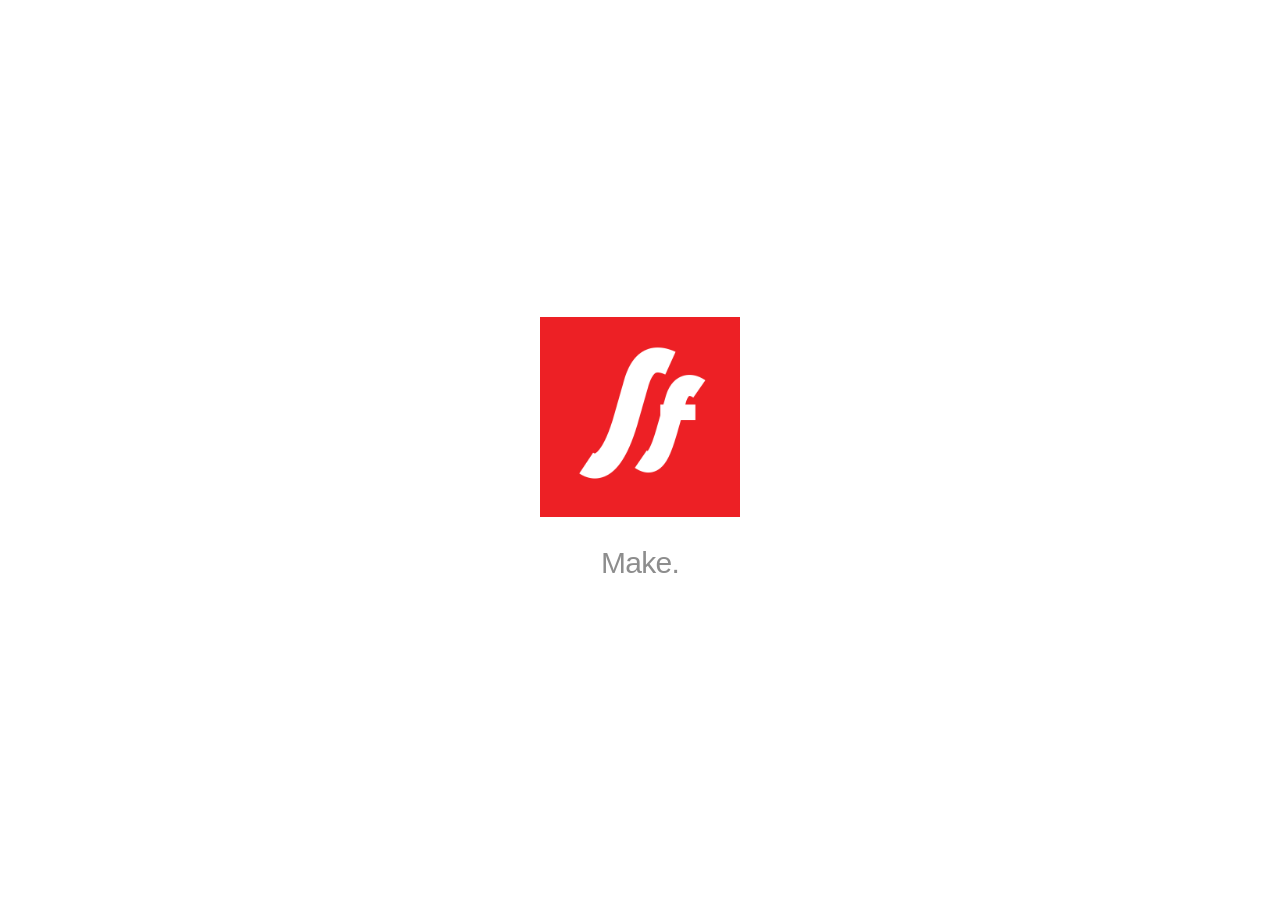
<file: index.html>
<!doctype html>
<html lang="en">
  <head>
    <meta charset="utf-8">
    <meta name="viewport" content="width=device-width, initial-scale=1">
    <meta name="color-scheme" content="light">
    <meta name="description" content="Stealth Factory. Make.">
    <title>Stealth Factory — Make.</title>
    <link rel="icon" type="image/png" href="assets/sf.png">
    <link rel="stylesheet" href="styles.css">
  </head>
  <body>
    <main class="identity" aria-label="Stealth Factory">
      <img class="logo" src="assets/sf.png" width="1024" height="1024" alt="Stealth Factory">
      <h1>Make.</h1>
    </main>
  </body>
</html>
</file>
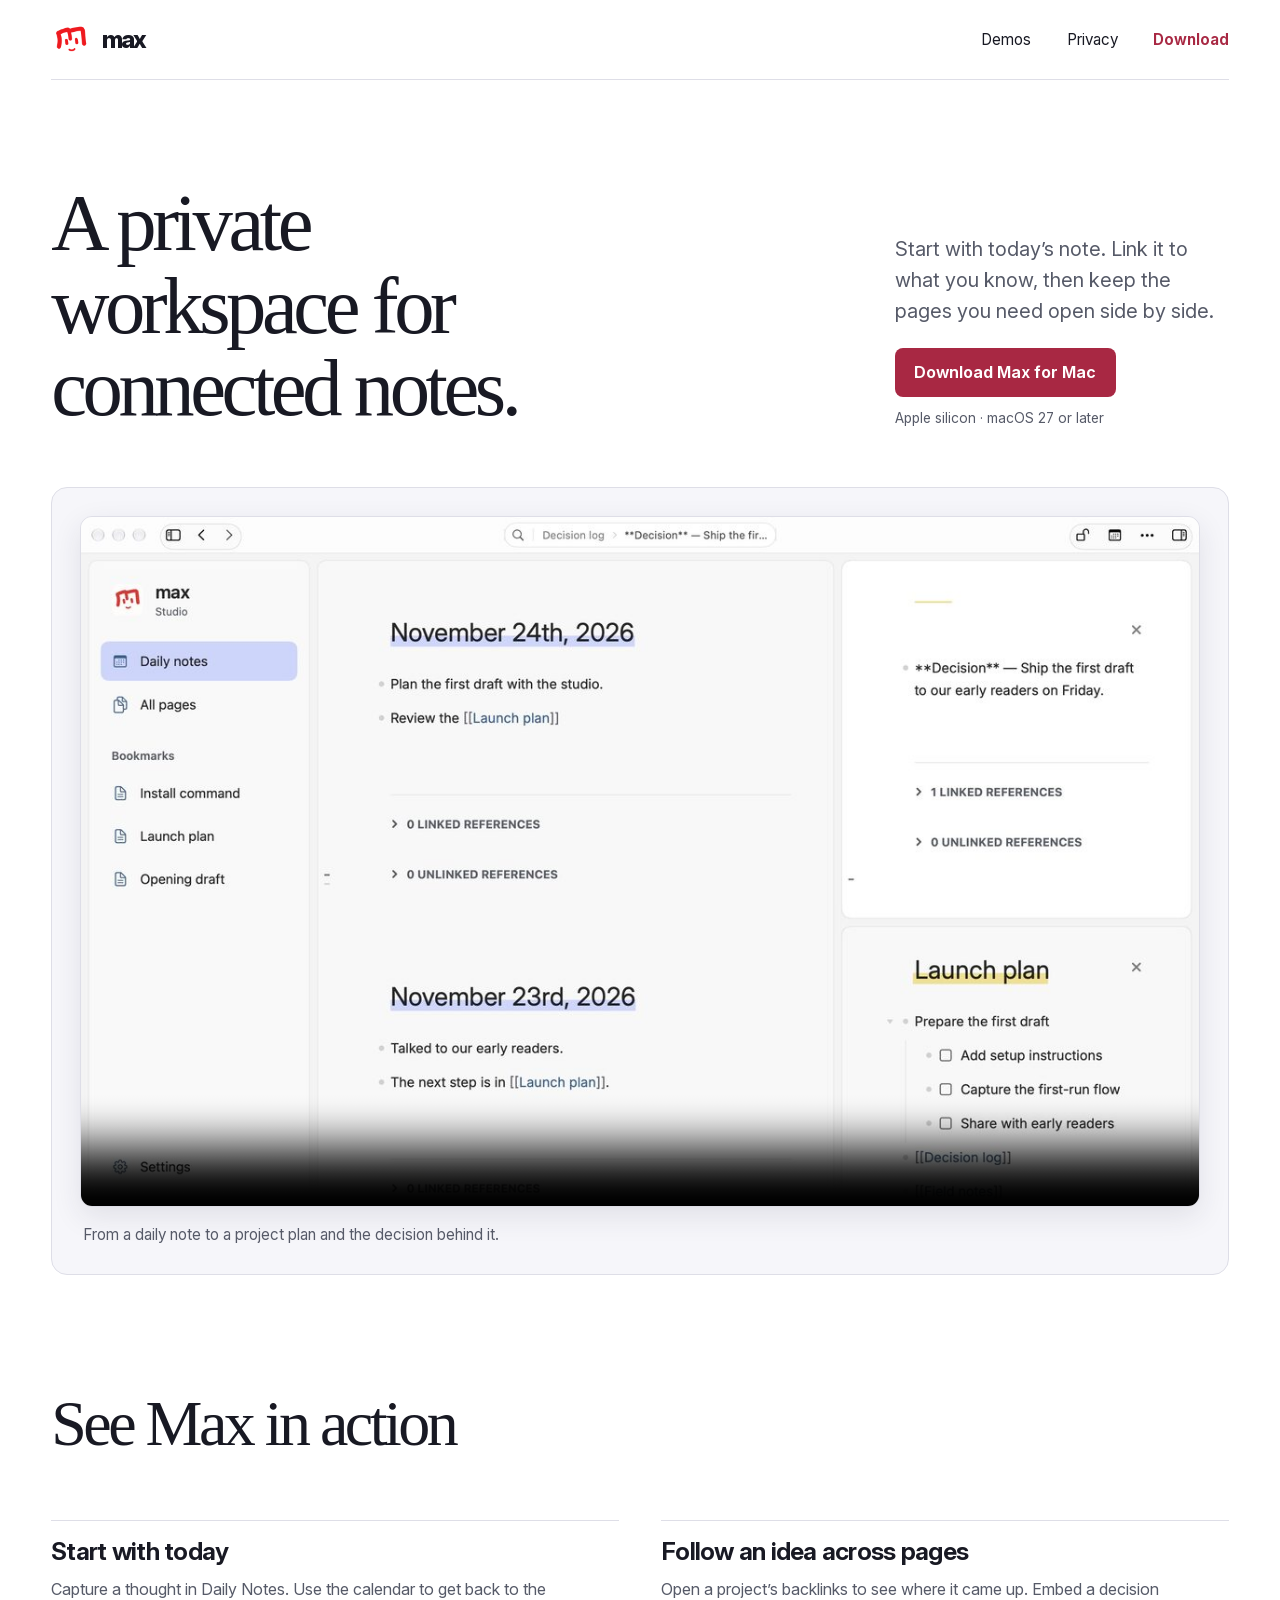
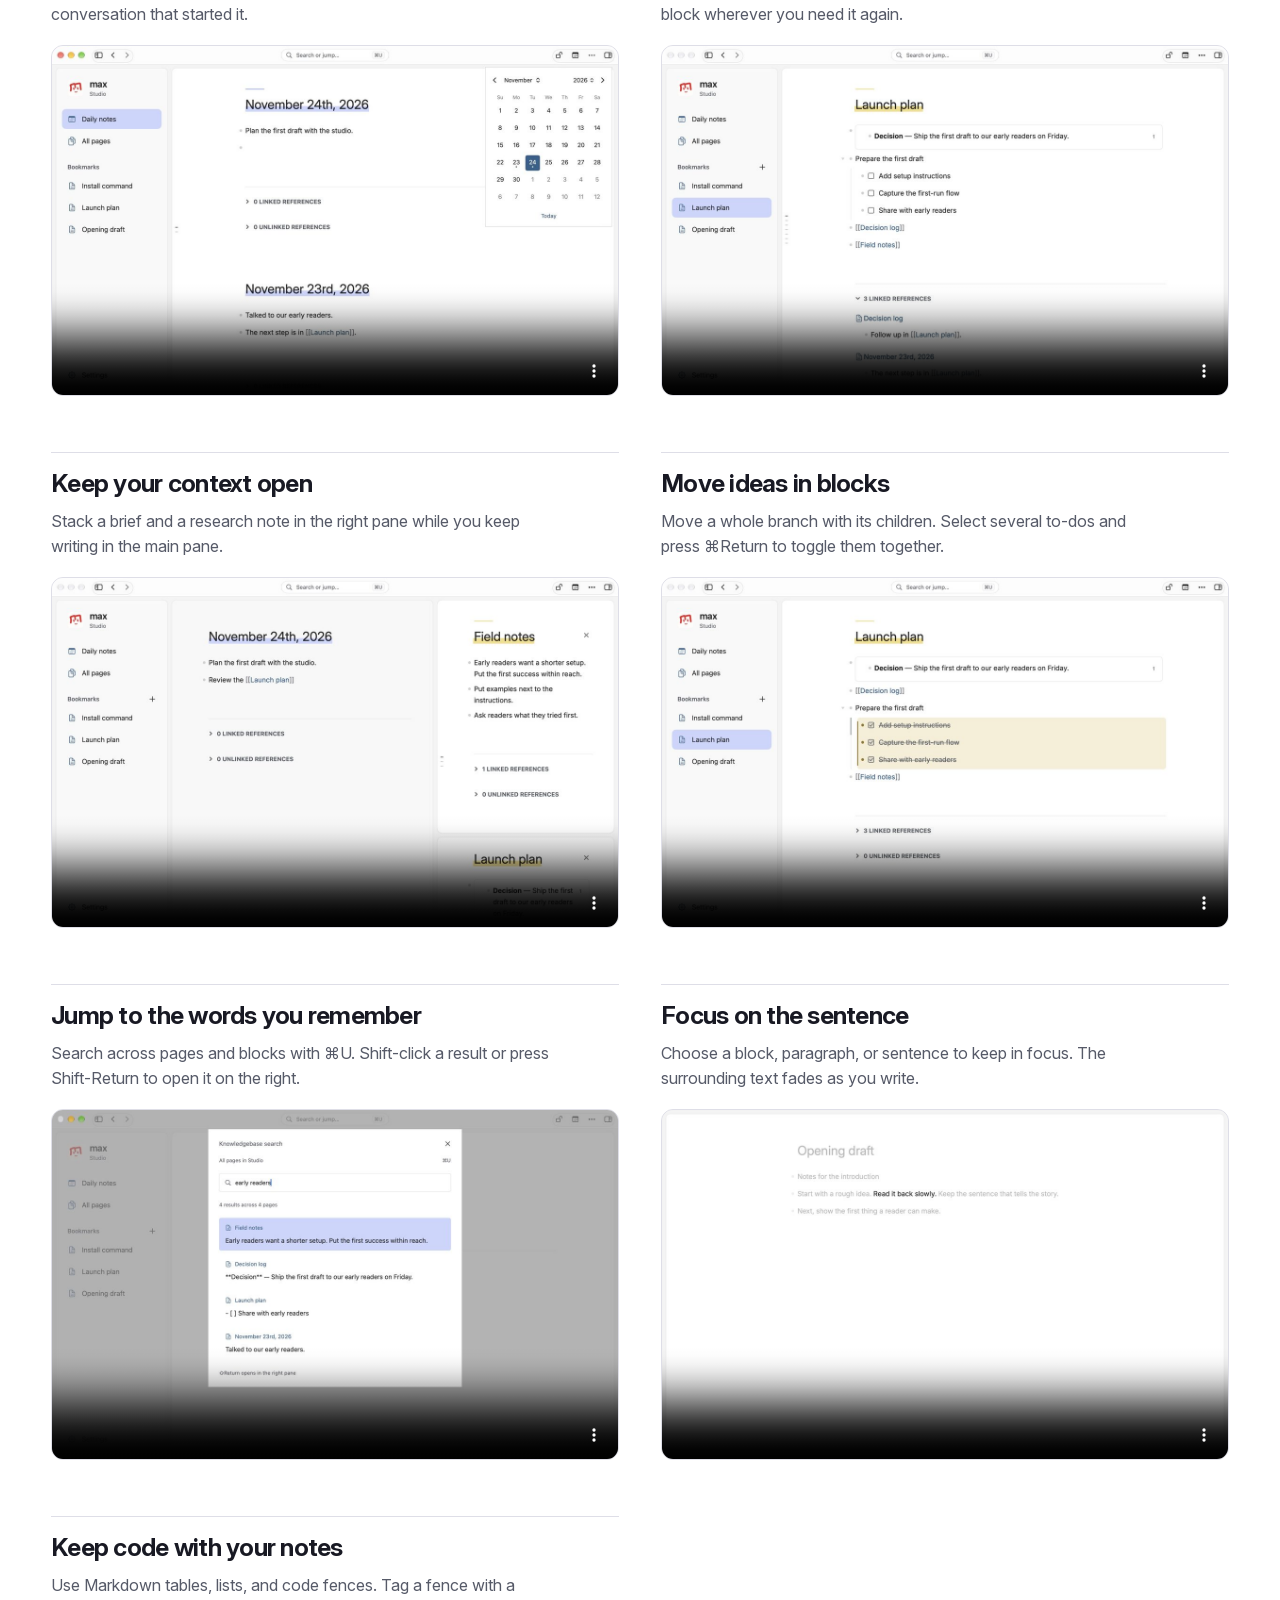
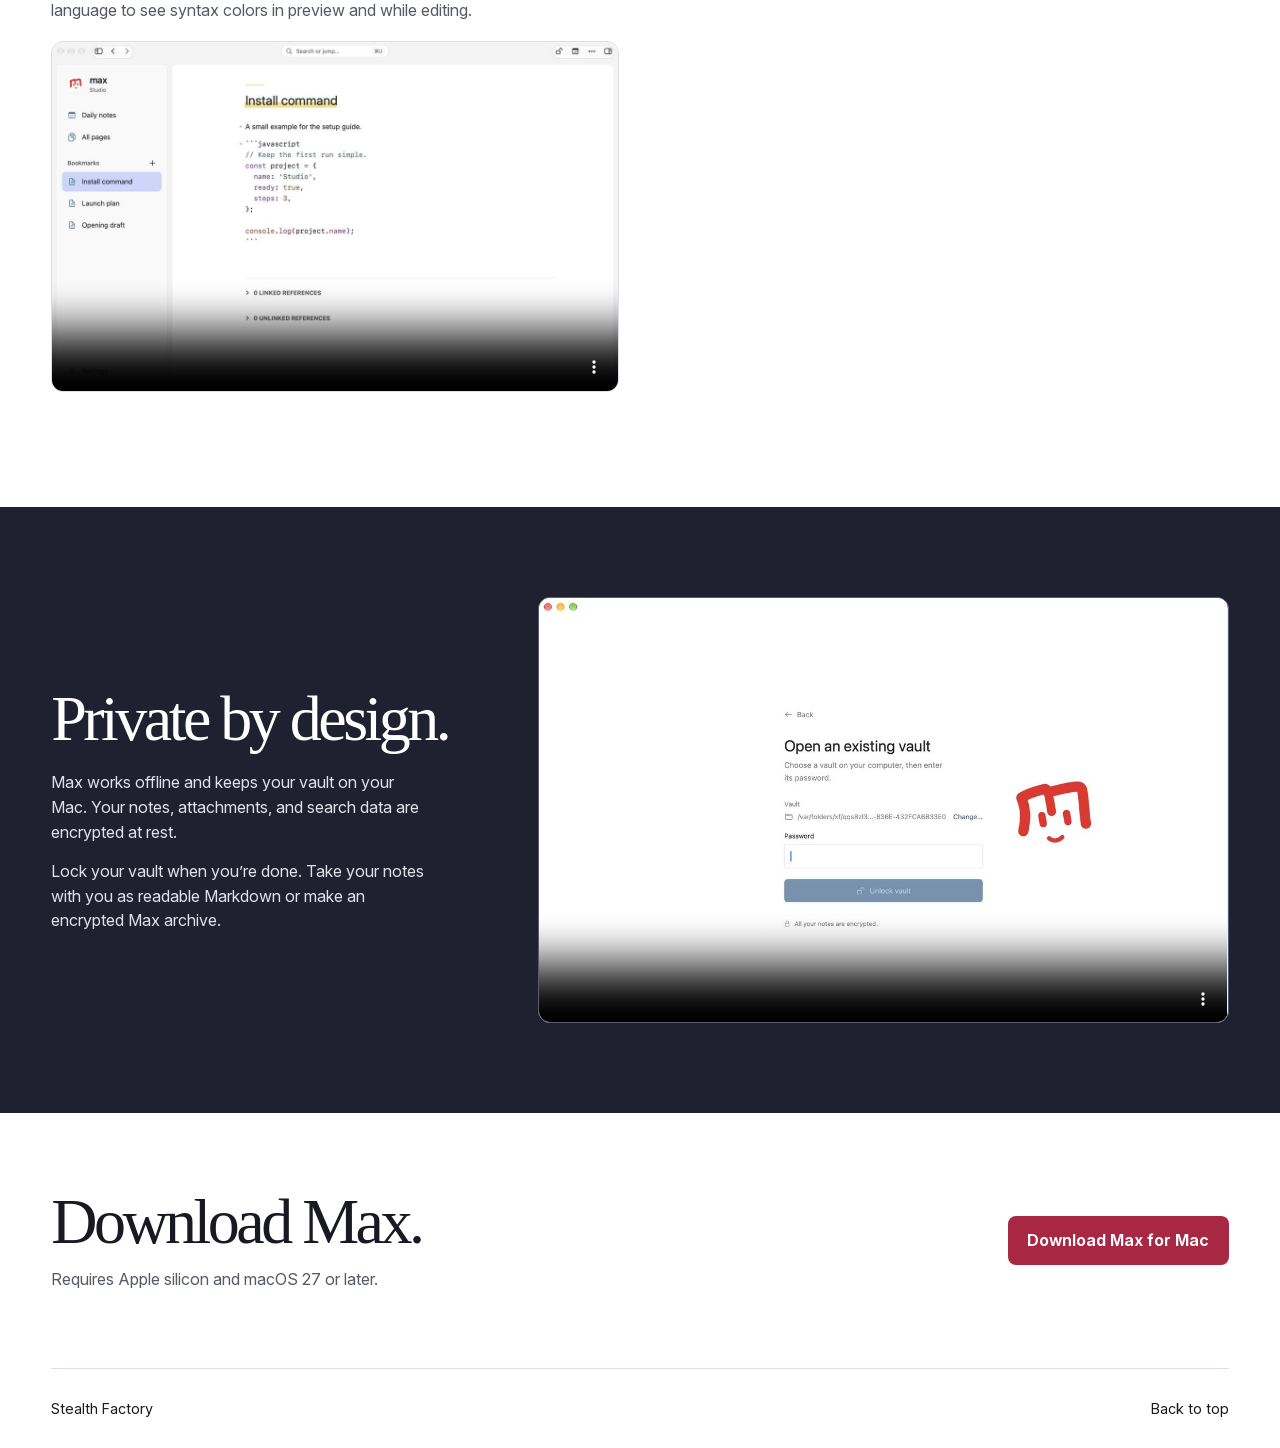
<file: max/index.html>
<!doctype html>
<html lang="en">
<head>
  <meta charset="utf-8">
  <meta name="viewport" content="width=device-width, initial-scale=1">
  <meta name="description" content="Max is a privacy-focused Mac app for daily notes, linked ideas, and writing in blocks. Your encrypted vault stays on your Mac.">
  <meta property="og:title" content="Max — A private workspace for connected notes">
  <meta property="og:description" content="Write in blocks, follow your links, and keep related notes side by side.">
  <meta property="og:image" content="https://stealthfactory.com/max/media/hero.jpg">
  <link rel="canonical" href="https://stealthfactory.com/max/">
  <link rel="icon" type="image/png" href="media/max.png">
  <link rel="stylesheet" href="max.css">
  <title>Max — A private workspace for connected notes</title>
</head>
<body>
  <header class="masthead wrap">
    <a class="brand" href="./"><img src="media/max.png" width="40" height="40" alt=""><span>max</span></a>
    <nav aria-label="Main navigation">
      <a href="#demos">Demos</a>
      <a href="#privacy">Privacy</a>
      <a class="nav-download" href="#download">Download</a>
    </nav>
  </header>
  <main id="top">
    <section class="hero wrap" aria-labelledby="hero-title">
      <div class="hero-copy">
        <h1 id="hero-title">A private workspace for connected notes.</h1>
        <div>
          <p>Start with today’s note. Link it to what you know, then keep the pages you need open side by side.</p>
          <a class="button" href="download">Download Max for Mac</a>
          <p class="requirements">Apple silicon · macOS 27 or later</p>
        </div>
      </div>
      <figure class="hero-media">
        <video controls playsinline preload="none" poster="media/hero.jpg" width="1200" height="740" aria-label="Demo of linking a daily note to a project and opening related notes in the right pane">
          <source src="media/hero.mp4" type="video/mp4">
          <a href="media/hero.mp4">Watch the Max overview</a>
        </video>
        <figcaption>From a daily note to a project plan and the decision behind it.</figcaption>
      </figure>
    </section>

    <section id="demos" class="wrap features" aria-labelledby="features-title">
      <h2 id="features-title">See Max in action</h2>
      <div class="demo-grid">
        <article>
          <h3>Start with today</h3>
          <p>Capture a thought in Daily Notes. Use the calendar to get back to the conversation that started it.</p>
          <video controls playsinline preload="none" poster="media/daily.jpg" width="1200" height="740" aria-label="Daily Notes and calendar demo">
            <source src="media/daily.mp4" type="video/mp4"><a href="media/daily.mp4">Watch the Daily Notes demo</a>
          </video>
        </article>
        <article>
          <h3>Follow an idea across pages</h3>
          <p>Open a project’s backlinks to see where it came up. Embed a decision block wherever you need it again.</p>
          <video controls playsinline preload="none" poster="media/links.jpg" width="1200" height="740" aria-label="Backlinks and block embeds demo">
            <source src="media/links.mp4" type="video/mp4"><a href="media/links.mp4">Watch the backlinks and embeds demo</a>
          </video>
        </article>
        <article>
          <h3>Keep your context open</h3>
          <p>Stack a brief and a research note in the right pane while you keep writing in the main pane.</p>
          <video controls playsinline preload="none" poster="media/panes.jpg" width="1200" height="740" aria-label="Stacked right pane demo">
            <source src="media/panes.mp4" type="video/mp4"><a href="media/panes.mp4">Watch the right pane demo</a>
          </video>
        </article>
        <article>
          <h3>Move ideas in blocks</h3>
          <p>Move a whole branch with its children. Select several to-dos and press ⌘Return to toggle them together.</p>
          <video controls playsinline preload="none" poster="media/blocks.jpg" width="1200" height="740" aria-label="Block editing and batch to-do demo">
            <source src="media/blocks.mp4" type="video/mp4"><a href="media/blocks.mp4">Watch the block editing demo</a>
          </video>
        </article>
        <article>
          <h3>Jump to the words you remember</h3>
          <p>Search across pages and blocks with ⌘U. Shift-click a result or press Shift-Return to open it on the right.</p>
          <video controls playsinline preload="none" poster="media/search.jpg" width="1200" height="740" aria-label="Search and Shift-Return to open a result in the right pane demo">
            <source src="media/search.mp4" type="video/mp4"><a href="media/search.mp4">Watch the search demo</a>
          </video>
        </article>
        <article>
          <h3>Focus on the sentence</h3>
          <p>Choose a block, paragraph, or sentence to keep in focus. The surrounding text fades as you write.</p>
          <video controls playsinline preload="none" poster="media/focus.jpg" width="1200" height="740" aria-label="Sentence Focus demo">
            <source src="media/focus.mp4" type="video/mp4"><a href="media/focus.mp4">Watch the Focus Mode demo</a>
          </video>
        </article>
        <article>
          <h3>Keep code with your notes</h3>
          <p>Use Markdown tables, lists, and code fences. Tag a fence with a language to see syntax colors in preview and while editing.</p>
          <video controls playsinline preload="none" poster="media/code.jpg" width="1200" height="740" aria-label="Markdown syntax highlighting demo">
            <source src="media/code.mp4" type="video/mp4"><a href="media/code.mp4">Watch the code highlighting demo</a>
          </video>
        </article>
      </div>
    </section>

    <section id="privacy" class="privacy" aria-labelledby="privacy-title">
      <div class="wrap privacy-inner">
        <div>
          <h2 id="privacy-title">Private by design.</h2>
          <p>Max works offline and keeps your vault on your Mac. Your notes, attachments, and search data are encrypted at rest.</p>
          <p>Lock your vault when you’re done. Take your notes with you as readable Markdown or make an encrypted Max archive.</p>
        </div>
        <video controls playsinline preload="none" poster="media/privacy.jpg" width="1200" height="740" aria-label="Locking an encrypted Max vault">
          <source src="media/privacy.mp4" type="video/mp4"><a href="media/privacy.mp4">Watch the vault demo</a>
        </video>
      </div>
    </section>

    <section id="download" class="wrap download" aria-labelledby="download-title">
      <div>
        <h2 id="download-title">Download Max.</h2>
        <p>Requires Apple silicon and macOS 27 or later.</p>
      </div>
      <a class="button" href="download">Download Max for Mac</a>
    </section>
  </main>
  <footer class="wrap"><a href="/">Stealth Factory</a><a href="#top">Back to top</a></footer>
</body>
</html>
</file>
<file: styles.css>
* {
  box-sizing: border-box;
}

html {
  background: #fff;
  color-scheme: light;
}

body {
  min-height: 100vh;
  min-height: 100svh;
  margin: 0;
  display: grid;
  place-items: center;
  padding: 32px 24px;
  font-family: -apple-system, BlinkMacSystemFont, "Segoe UI", sans-serif;
  -webkit-font-smoothing: antialiased;
}

.identity {
  display: flex;
  flex-direction: column;
  align-items: center;
  gap: 26px;
}

.logo {
  display: block;
  width: clamp(152px, 20vw, 200px);
  max-width: 100%;
  height: auto;
}

h1 {
  margin: 0;
  color: #8d8d8d;
  font-size: 30px;
  font-weight: 300;
  line-height: 1.35;
  letter-spacing: -0.025em;
}
</file>
<file: max/max.css>
@font-face {
  font-family: Inter;
  src: url("media/inter.ttf") format("truetype");
  font-style: normal;
  font-weight: 100 900;
  font-display: swap;
}

:root {
  color-scheme: light;
  --ink: #181923;
  --muted: #565a68;
  --border: #dedee7;
  --surface: #f6f6fa;
  --accent: #a82843;
  --accent-hover: #831e34;
  --dark: #202130;
  font-family: Inter, system-ui, sans-serif;
  font-size: 100%;
  line-height: 1.55;
  color: var(--ink);
  background: #fff;
}

*, *::before, *::after { box-sizing: border-box; }
body { margin: 0; }
.wrap { width: min(100% - clamp(2rem, 8vw, 9rem), 76rem); margin-inline: auto; }
h1, h2, h3, p, figure { margin: 0; }
a { color: inherit; text-underline-offset: .22em; }
a:focus-visible, video:focus-visible { outline: 3px solid #7737a5; outline-offset: 4px; }

.masthead, footer {
  min-height: 5rem;
  display: flex;
  align-items: center;
  justify-content: space-between;
  gap: 1rem;
}
.masthead { border-bottom: 1px solid var(--border); }
.brand { display: inline-flex; align-items: center; gap: .65rem; text-decoration: none; font-size: 1.5rem; font-weight: 780; letter-spacing: -.07em; }
.brand img { object-fit: contain; }
nav { display: flex; gap: clamp(.8rem, 3vw, 2.2rem); align-items: center; }
nav a { text-decoration: none; font-size: .95rem; }
nav a:hover, footer a:hover { text-decoration: underline; }
.nav-download { color: var(--accent); font-weight: 650; }

.hero { padding-block: clamp(3.5rem, 8vw, 7.8rem) 0; }
.hero-copy { display: grid; grid-template-columns: minmax(0, 1.4fr) minmax(0, .6fr); align-items: end; gap: clamp(2rem, 5vw, 4rem); margin-bottom: clamp(2rem, 4.5vw, 3.8rem); }
h1, h2 { font-family: Georgia, "Times New Roman", serif; line-height: 1.02; font-weight: 400; letter-spacing: -.055em; text-wrap: balance; }
h1 { font-size: clamp(3.65rem, 6.3vw, 6.65rem); max-width: 12ch; }
h2 { font-size: clamp(2.8rem, 5vw, 4.6rem); }
.hero p, .download p, article p { color: var(--muted); }
.hero-copy > div > p:first-child { font-size: clamp(1.05rem, 1.7vw, 1.25rem); margin-bottom: 1.3rem; max-width: 28ch; }
.button { display: inline-flex; min-height: 3.1rem; padding: .7rem 1.22rem; align-items: center; justify-content: center; border-radius: .5rem; background: var(--accent); color: #fff; font-weight: 650; text-decoration: none; }
.button:hover { background: var(--accent-hover); }
.requirements { padding-top: .65rem; font-size: .86rem; }
.hero-media { background: var(--surface); border: 1px solid var(--border); padding: clamp(.55rem, 2.3vw, 1.75rem); border-radius: 1rem; }
video { display: block; width: 100%; height: auto; background: #eeeef3; border: 1px solid var(--border); border-radius: .75rem; }
.hero-media video { box-shadow: 0 .6rem 1.8rem #2526431a; }
figcaption { color: var(--muted); margin: 1rem .2rem 0; font-size: .95rem; }

.features { padding-block: clamp(4.25rem, 9vw, 8rem); scroll-margin-top: 2rem; }
.demo-grid { margin-top: clamp(2rem, 5vw, 4rem); display: grid; grid-template-columns: repeat(2, minmax(0, 1fr)); gap: 3.5rem clamp(1rem, 3.3vw, 3.5rem); }
article { display: grid; align-content: start; gap: .65rem; border-top: 1px solid var(--border); padding-top: 1rem; }
article h3 { font-weight: 670; letter-spacing: -.03em; font-size: clamp(1.25rem, 2vw, 1.55rem); line-height: 1.2; }
article p { max-width: 50ch; margin-bottom: .5rem; min-height: 3.1em; }
article video { align-self: end; }

.privacy { background: var(--dark); color: #fff; padding-block: clamp(3rem, 7vw, 6.5rem); }
.privacy-inner { display: grid; grid-template-columns: minmax(0, .76fr) minmax(0, 1.24fr); gap: clamp(1.8rem, 5vw, 5rem); align-items: center; }
.privacy p { color: #e1e1eb; max-width: 38ch; margin-top: .9rem; }
.privacy h2 { margin-bottom: 1.15rem; }
.privacy video { border-color: #595b70; }
.privacy :focus-visible { outline-color: #f3c7ff; }
.download { padding-block: clamp(3rem, 6vw, 5rem); display: flex; justify-content: space-between; align-items: center; gap: 1.5rem; }
.download p { margin-top: .75rem; }
footer { border-top: 1px solid var(--border); font-size: .9rem; }
footer a { text-decoration: none; }
@media (max-width: 48rem) {
  .hero-copy, .privacy-inner, .demo-grid { grid-template-columns: 1fr; }
  article p { min-height: 0; }
  .demo-grid { gap: 2.7rem; }
}
@media (max-width: 33rem) {
  .masthead { min-height: 4.5rem; }
  .brand img { width: 34px; height: 34px; }
  h1 { font-size: clamp(2.6rem, 11vw, 3.7rem); }
  nav a { font-size: .85rem; }
  .download { display: grid; justify-content: start; }
}
</file>
